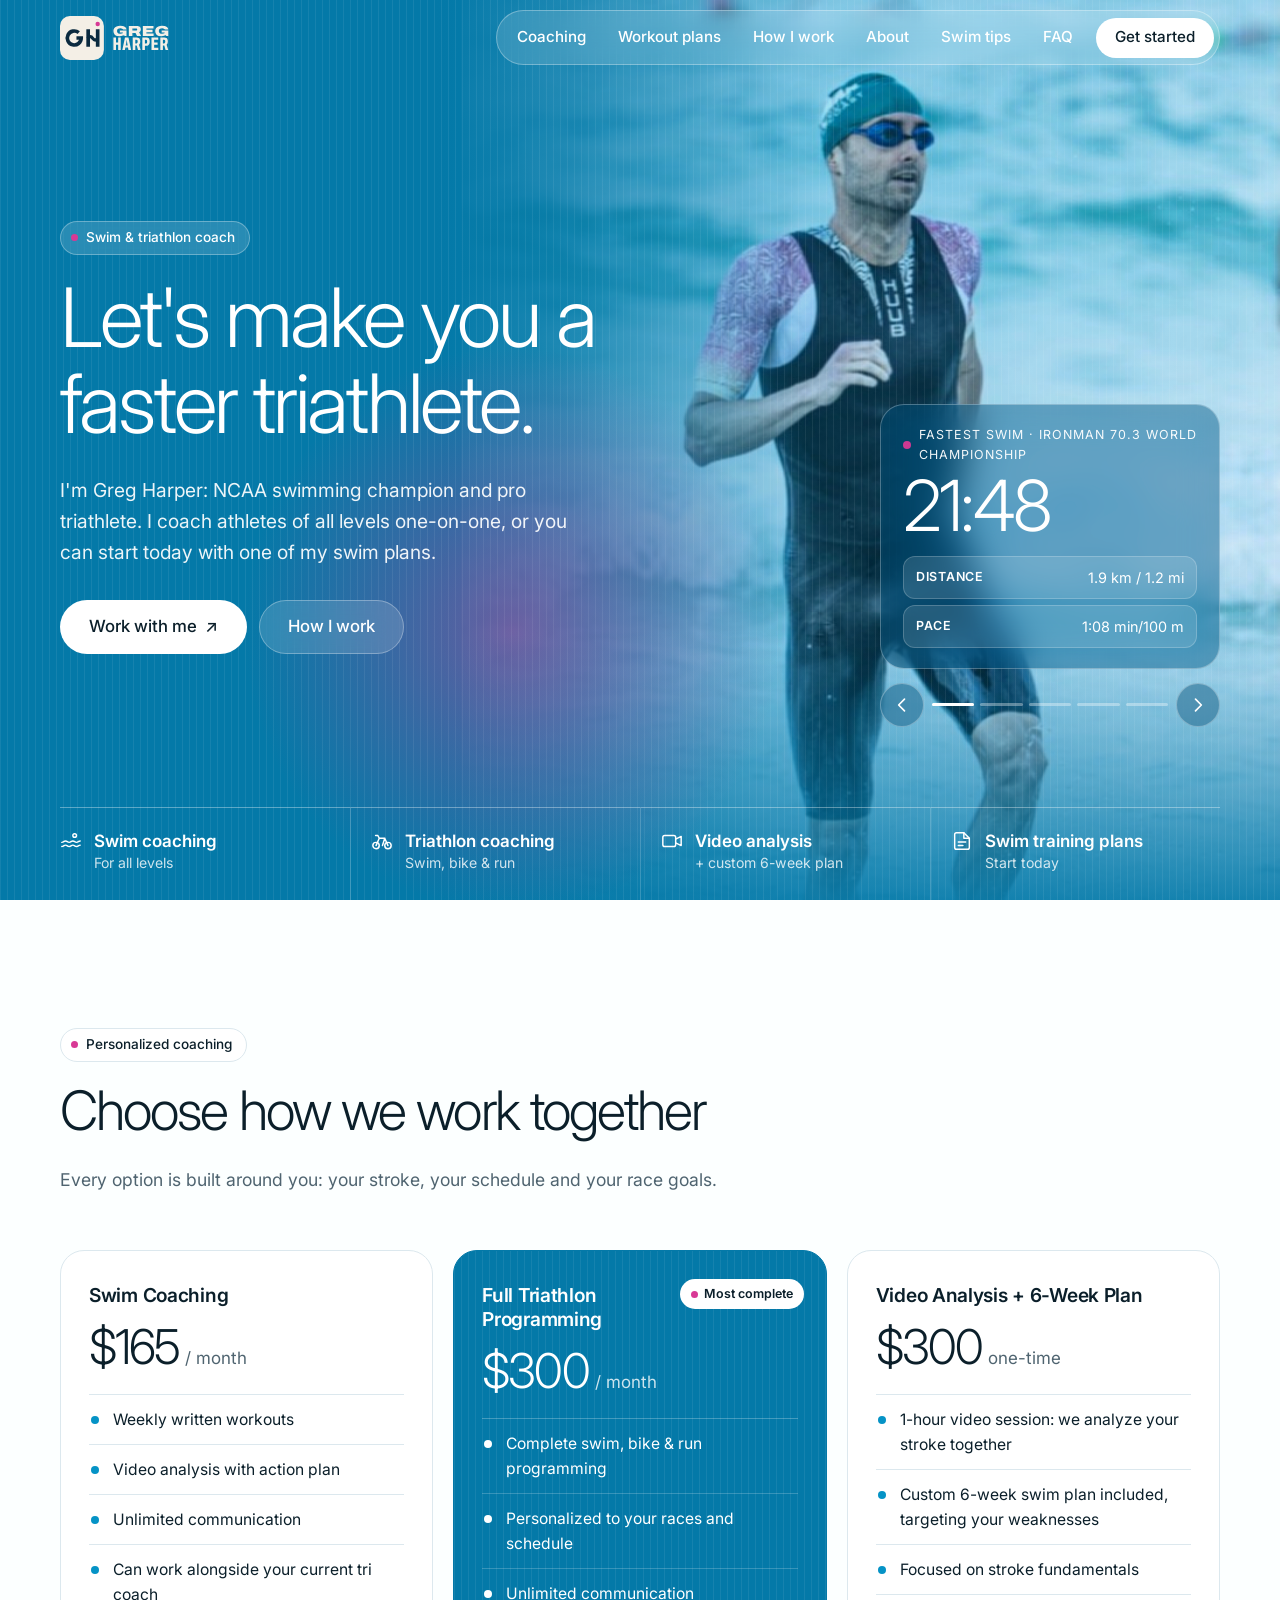
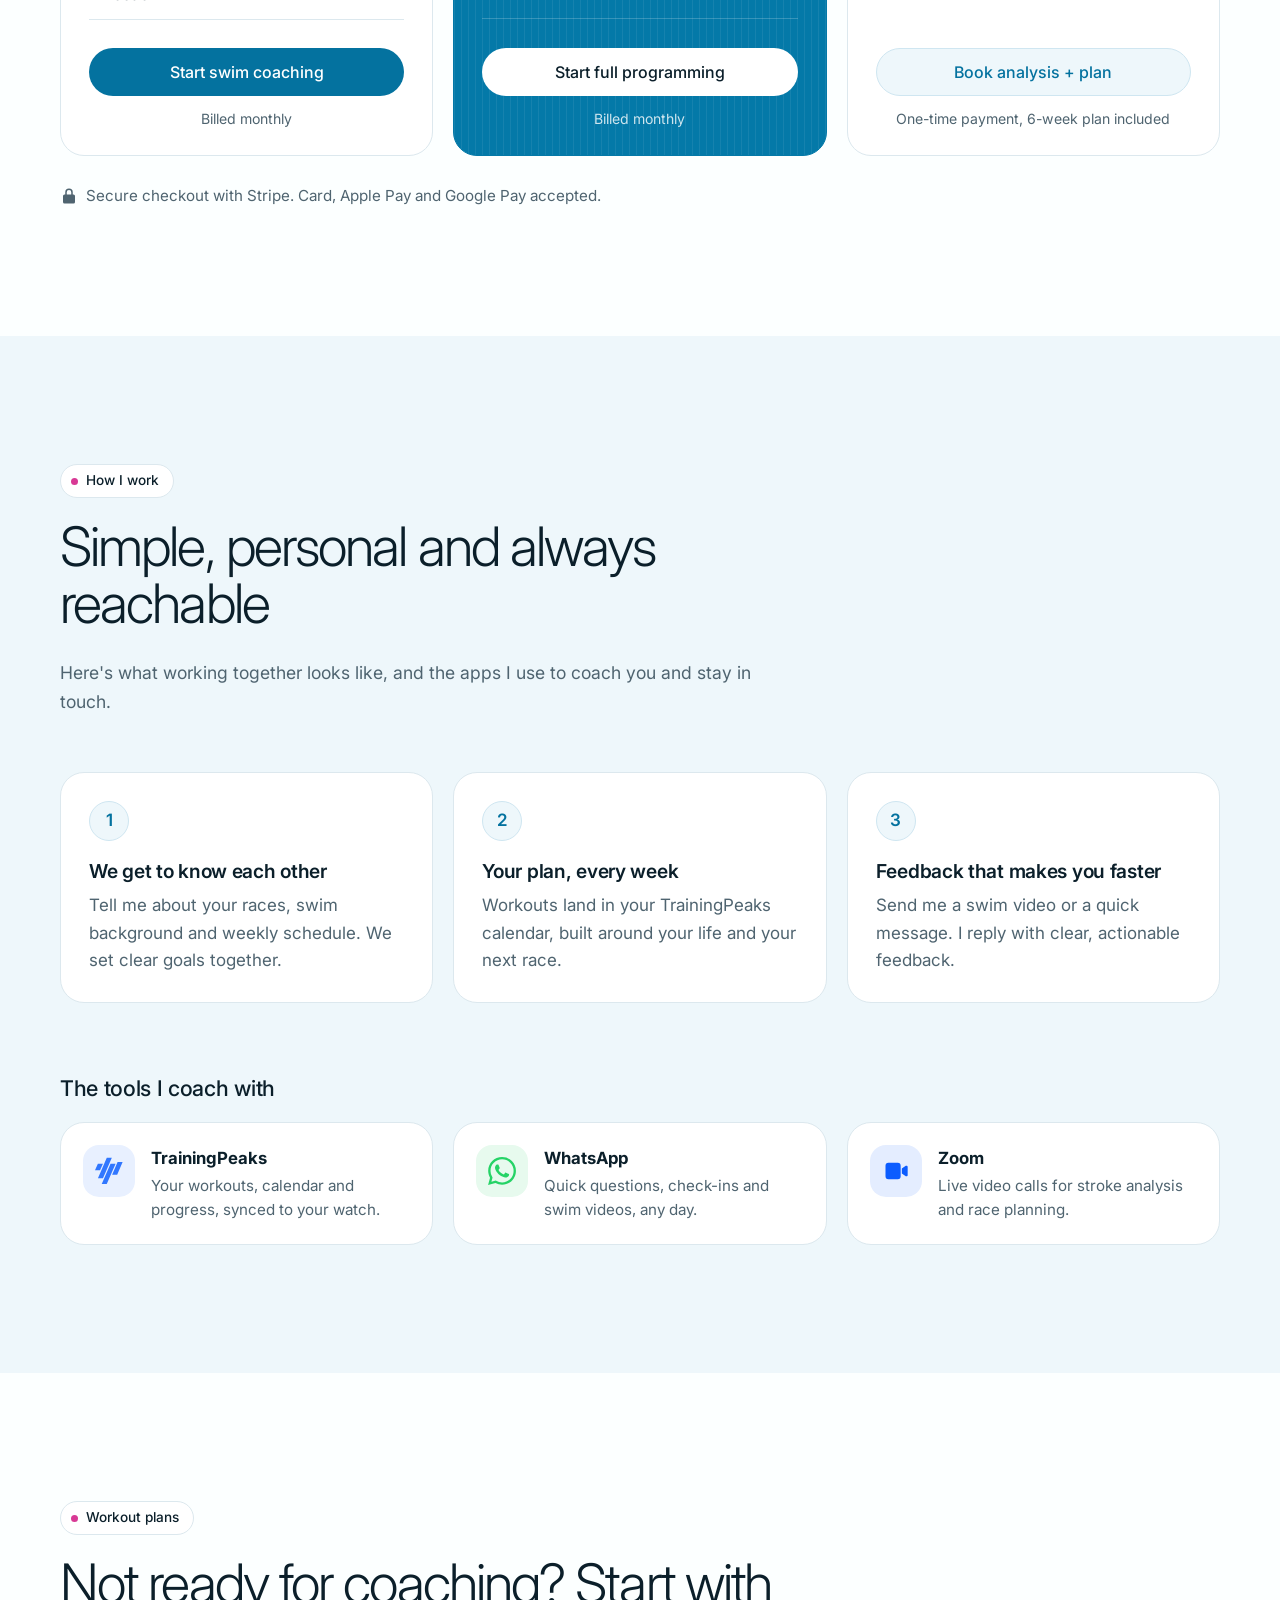
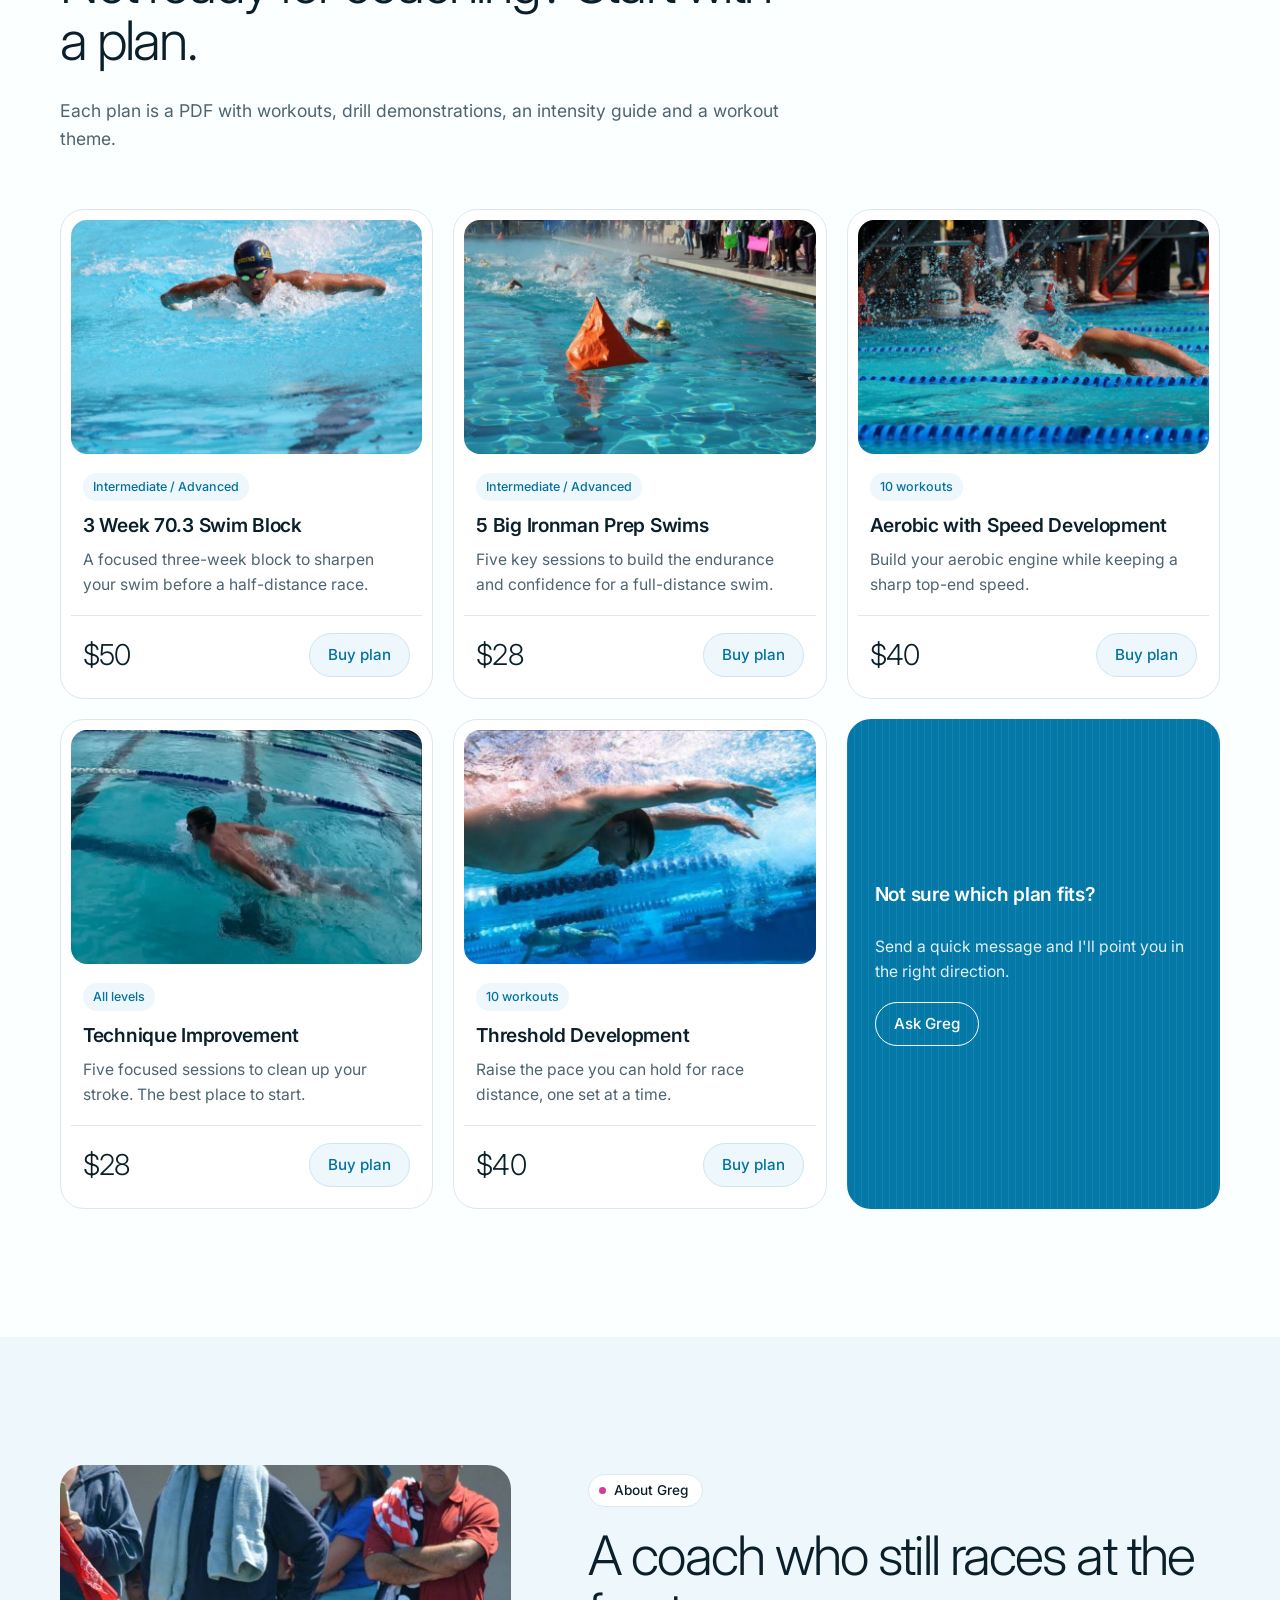
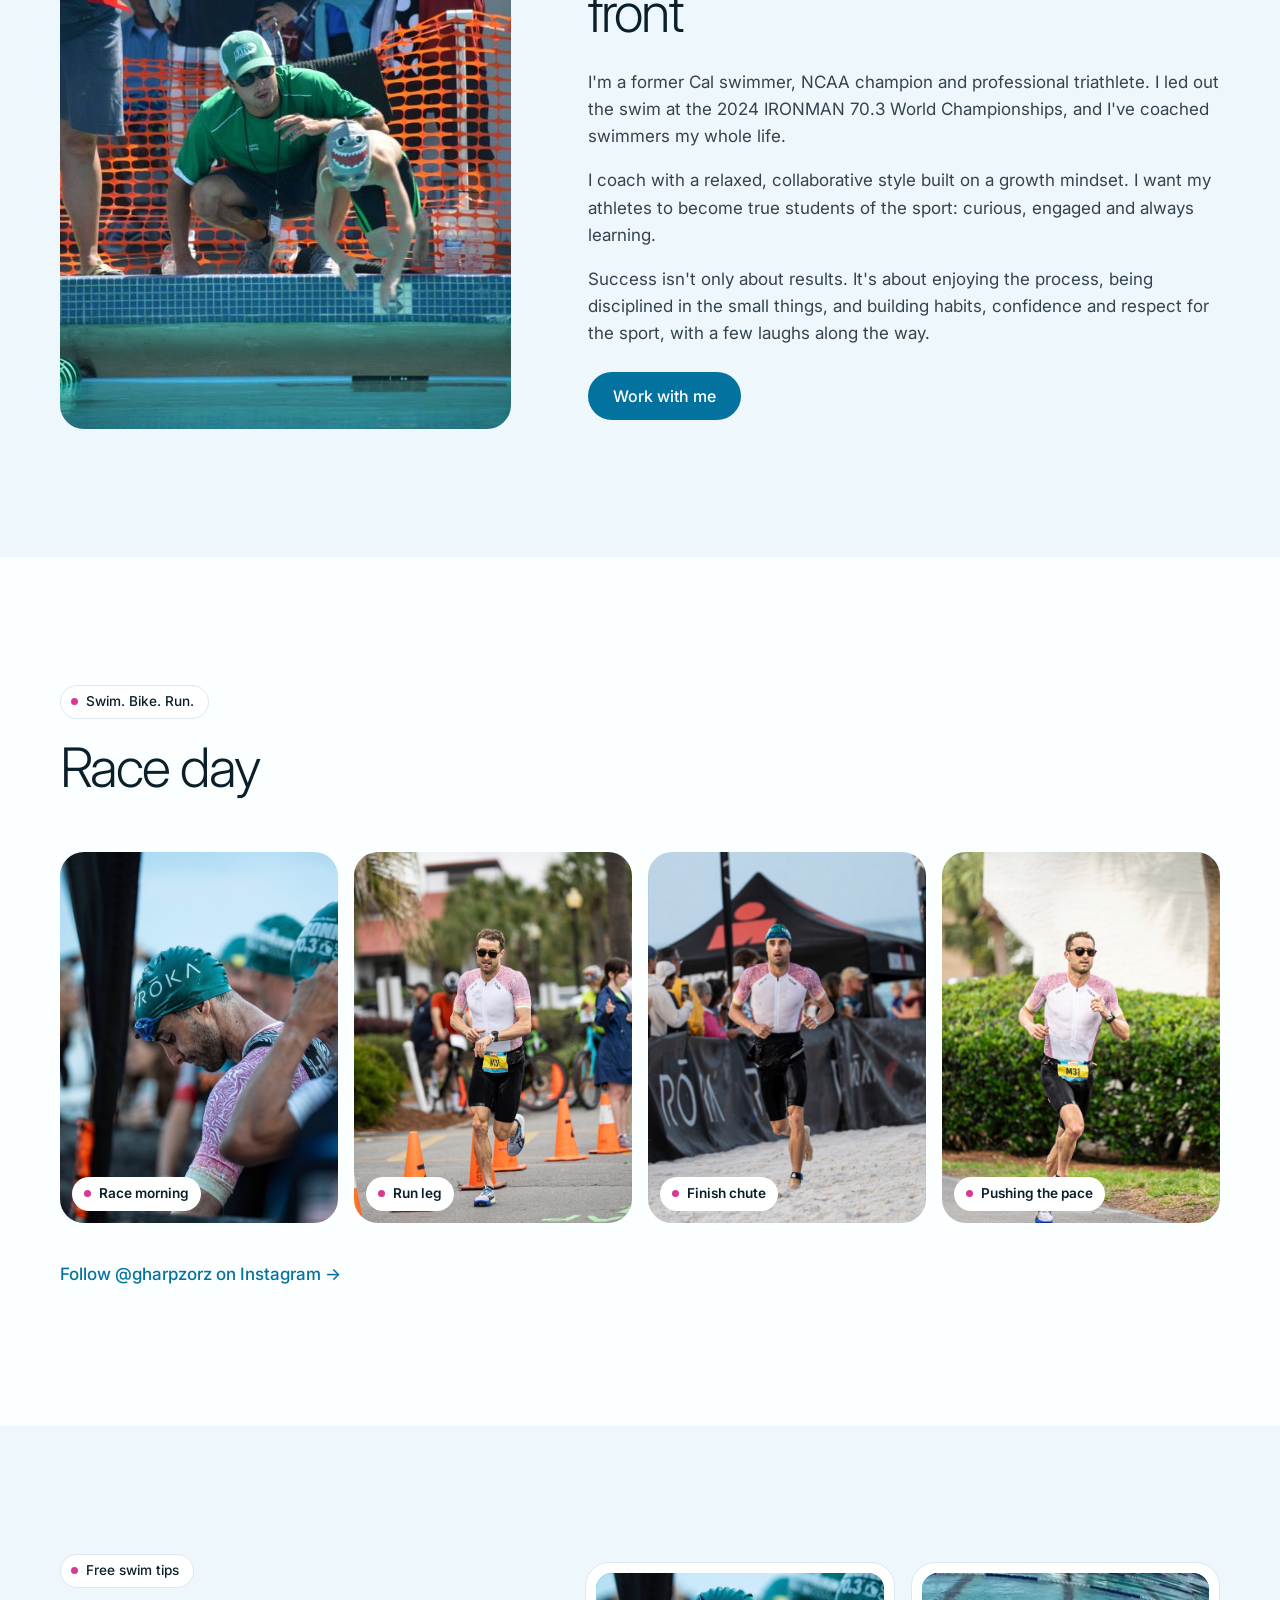
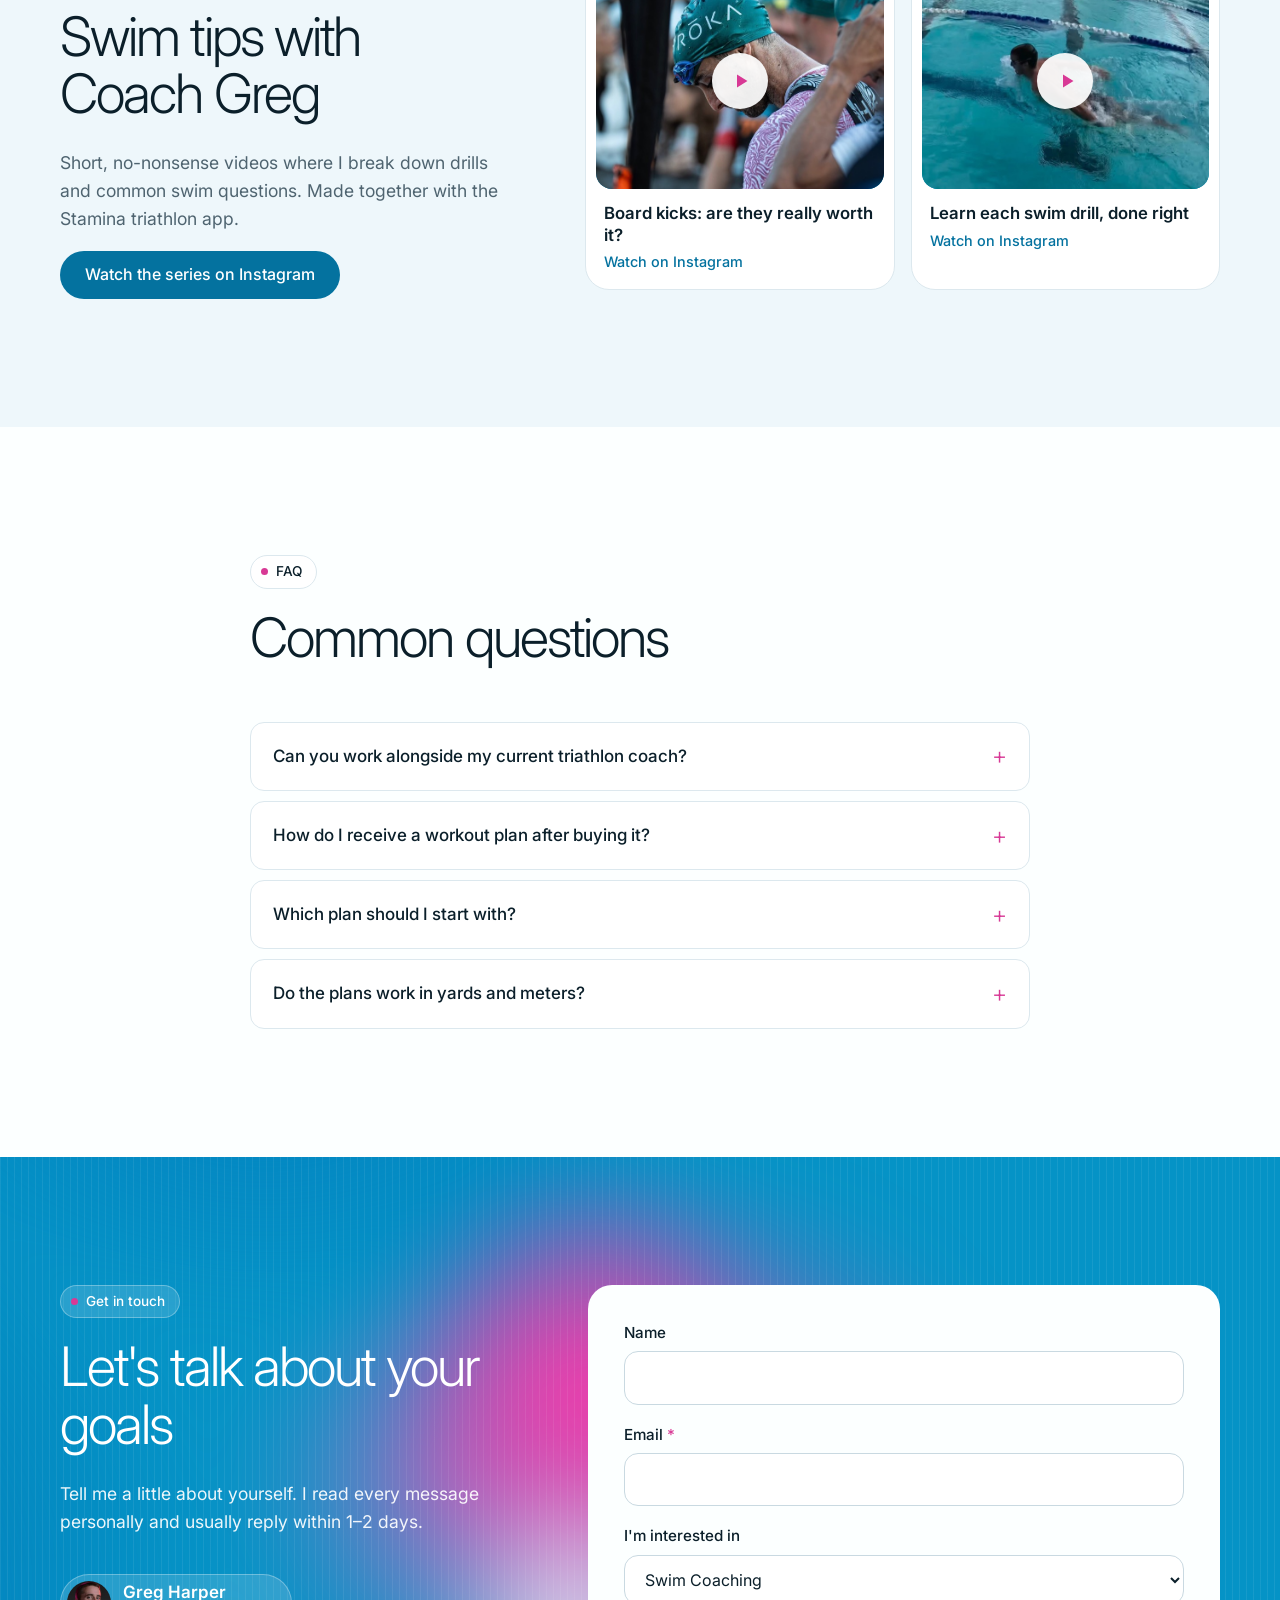
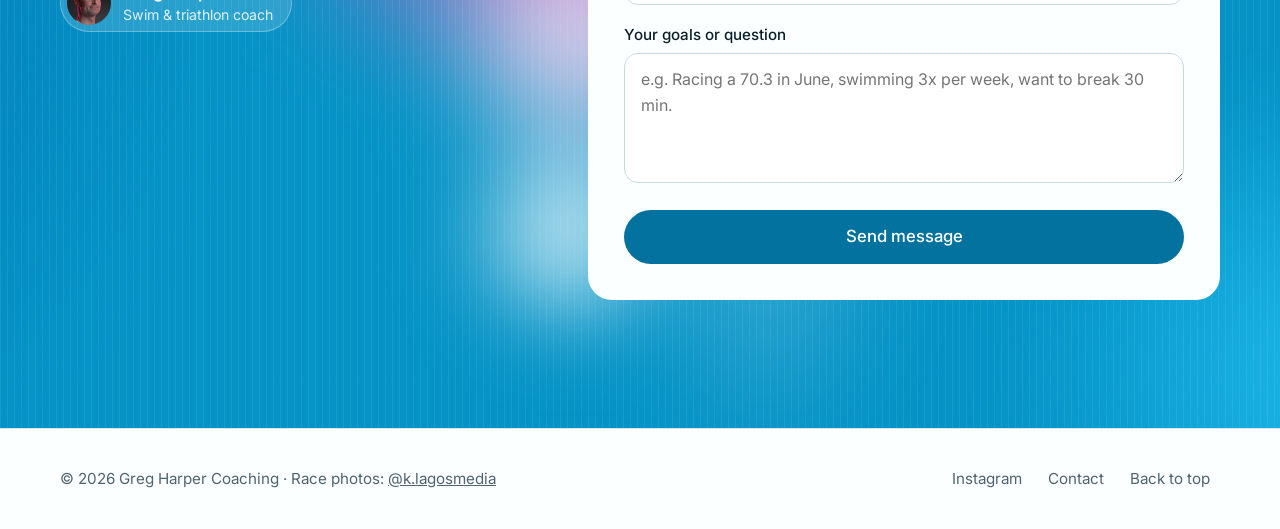
<file: index.html>
<!doctype html>
<html lang="en">
<head>
  <meta charset="utf-8">
  <meta name="viewport" content="width=device-width, initial-scale=1, viewport-fit=cover">
  <title>Greg Harper Coaching | Online Swim &amp; Triathlon Coach</title>
  <meta name="description" content="Online swim and triathlon coaching from pro triathlete and NCAA swimming champion Greg Harper. Personalized coaching, video stroke analysis and swim workout plans for 70.3 and Ironman.">
  <link rel="canonical" href="https://www.gregharpercoaching.com/">
  <meta name="robots" content="index, follow, max-image-preview:large">
  <meta name="theme-color" content="#0593C6">

  <!-- Open Graph / social sharing -->
  <meta property="og:type" content="website">
  <meta property="og:site_name" content="Greg Harper Coaching">
  <meta property="og:title" content="Greg Harper Coaching | Online Swim &amp; Triathlon Coach">
  <meta property="og:description" content="Personalized swim &amp; triathlon coaching and swim plans from Greg Harper: NCAA champion, pro triathlete and fastest swimmer at the IRONMAN 70.3 World Championship.">
  <meta property="og:url" content="https://www.gregharpercoaching.com/">
  <meta property="og:image" content="https://www.gregharpercoaching.com/assets/og-image.jpg">
  <meta property="og:image:width" content="1200">
  <meta property="og:image:height" content="630">
  <meta name="twitter:card" content="summary_large_image">

  <link rel="icon" href="assets/favicon.svg" type="image/svg+xml">
  <link rel="preload" as="image" href="assets/img/slide-1.jpg" imagesrcset="assets/img/slide-1-sm.jpg 1000w, assets/img/slide-1.jpg 1126w" imagesizes="(max-width: 960px) 100vw, 64vw">
  <link rel="preconnect" href="https://fonts.googleapis.com">
  <link rel="preconnect" href="https://fonts.gstatic.com" crossorigin>
  <link href="https://fonts.googleapis.com/css2?family=Inter:wght@300;400;500;600;700&display=swap" rel="stylesheet">
  <link rel="stylesheet" href="styles.css?v=7">

  <!-- Structured data: helps Google show rich results -->
  <script type="application/ld+json">
  {
    "@context": "https://schema.org",
    "@graph": [
      {
        "@type": "Person",
        "@id": "https://www.gregharpercoaching.com/#greg",
        "name": "Greg Harper",
        "jobTitle": "Swim & Triathlon Coach",
        "description": "Professional triathlete, NCAA swimming champion and online swim coach.",
        "url": "https://www.gregharpercoaching.com/",
        "image": "https://www.gregharpercoaching.com/assets/img/greg-coaching.jpg",
        "sameAs": ["https://www.instagram.com/gharpzorz/"]
      },
      {
        "@type": "ProfessionalService",
        "@id": "https://www.gregharpercoaching.com/#business",
        "name": "Greg Harper Coaching",
        "url": "https://www.gregharpercoaching.com/",
        "founder": {"@id": "https://www.gregharpercoaching.com/#greg"},
        "areaServed": "Worldwide",
        "serviceType": ["Swim coaching", "Triathlon coaching", "Swim video analysis"],
        "hasOfferCatalog": {
          "@type": "OfferCatalog",
          "name": "Coaching & workout plans",
          "itemListElement": [
            {"@type": "Offer", "name": "Swim Coaching", "price": "165", "priceCurrency": "USD", "description": "Monthly. Weekly written workouts, video analysis and unlimited communication."},
            {"@type": "Offer", "name": "Full Triathlon Programming", "price": "300", "priceCurrency": "USD", "description": "Monthly. Complete swim, bike and run programming."},
            {"@type": "Offer", "name": "Video Analysis + 6-Week Plan", "price": "300", "priceCurrency": "USD", "description": "One-time. One-hour video stroke analysis session plus a custom 6-week swim plan."},
            {"@type": "Offer", "name": "3 Week 70.3 Swim Block", "price": "50", "priceCurrency": "USD"},
            {"@type": "Offer", "name": "5 Big Ironman Prep Swims", "price": "28", "priceCurrency": "USD"},
            {"@type": "Offer", "name": "Aerobic with Speed Development - 10 Workouts", "price": "40", "priceCurrency": "USD"},
            {"@type": "Offer", "name": "Technique Improvement - 5 Sessions", "price": "28", "priceCurrency": "USD"},
            {"@type": "Offer", "name": "Threshold Development - 10 Workouts", "price": "40", "priceCurrency": "USD"}
          ]
        }
      },
      {
        "@type": "FAQPage",
        "mainEntity": [
          {"@type": "Question", "name": "Can you work alongside my current triathlon coach?", "acceptedAnswer": {"@type": "Answer", "text": "Yes. Swim Coaching is designed to work collaboratively with your existing triathlon coach, so your swim fits into your overall training load."}},
          {"@type": "Question", "name": "How do I receive a workout plan after buying it?", "acceptedAnswer": {"@type": "Answer", "text": "After secure checkout with Stripe you receive your plan as a PDF by email, including workouts, drill demonstrations, an intensity guide and the workout theme."}},
          {"@type": "Question", "name": "Which plan should I start with?", "acceptedAnswer": {"@type": "Answer", "text": "If you are newer to structured swimming, start with Technique Improvement. Racing a 70.3 soon? Pick the 3 Week 70.3 Swim Block. Unsure? Send a message and Greg will point you in the right direction."}}
        ]
      }
    ]
  }
  </script>
</head>
<body id="top">
  <a class="skip-link" href="#main">Skip to content</a>

  <header class="site-header">
    <div class="container header-inner">
      <a href="#top" class="logo" aria-label="Greg Harper Coaching, back to top">
        <img class="logo-light" src="assets/logo/gh-logo-horizontal-white.svg" width="112" height="45" alt="Greg Harper Coaching">
        <img class="logo-dark" src="assets/logo/gh-logo-horizontal.svg" width="112" height="45" alt="" aria-hidden="true">
      </a>
      <button class="nav-toggle" aria-expanded="false" aria-controls="site-nav">
        <span class="sr-only">Menu</span>
        <span class="bar" aria-hidden="true"></span>
      </button>
      <nav id="site-nav" class="site-nav" aria-label="Main">
        <ul>
          <li><a href="#coaching">Coaching</a></li>
          <li><a href="#plans">Workout plans</a></li>
          <li><a href="#how">How I work</a></li>
          <li><a href="#about">About</a></li>
          <li><a href="#tips">Swim tips</a></li>
          <li><a href="#faq">FAQ</a></li>
          <li><a href="#contact" class="btn btn-primary btn-sm">Get started</a></li>
        </ul>
      </nav>
    </div>
  </header>

  <main id="main">
    <!-- HERO (version B: Greg in the background, photo slider) -->
    <section class="hero hero-b" aria-labelledby="hero-title">
      <div class="slider" aria-roledescription="carousel" aria-label="Photos of Greg racing">
        <div class="slides" aria-live="off">
          <figure class="slide is-active" role="group" aria-roledescription="slide" aria-label="1 of 5">
            <img src="assets/img/slide-1.jpg" srcset="assets/img/slide-1-sm.jpg 1000w, assets/img/slide-1.jpg 1126w" sizes="(max-width: 960px) 100vw, 64vw" width="1126" height="1500" alt="Greg Harper running out of the ocean after the swim at IRONMAN 70.3 Gulf Coast" style="object-position:center 18%" fetchpriority="high" decoding="async">
          </figure>
          <figure class="slide" role="group" aria-roledescription="slide" aria-label="2 of 5" aria-hidden="true">
            <img data-src="assets/img/slide-2.jpg" data-srcset="assets/img/slide-2-sm.jpg 1000w, assets/img/slide-2.jpg 1126w" sizes="(max-width: 960px) 100vw, 64vw" width="1126" height="1500" alt="Close-up of Greg Harper in his swim cap and goggles before the race start" style="object-position:center 30%" decoding="async">
          </figure>
          <figure class="slide" role="group" aria-roledescription="slide" aria-label="3 of 5" aria-hidden="true">
            <img data-src="assets/img/slide-3.jpg" data-srcset="assets/img/slide-3-sm.jpg 1000w, assets/img/slide-3.jpg 1126w" sizes="(max-width: 960px) 100vw, 64vw" width="1126" height="1500" alt="Greg Harper on the run course" style="object-position:center 20%" decoding="async">
          </figure>
          <figure class="slide" role="group" aria-roledescription="slide" aria-label="4 of 5" aria-hidden="true">
            <img data-src="assets/img/slide-4.jpg" data-srcset="assets/img/slide-4-sm.jpg 1000w, assets/img/slide-4.jpg 1126w" sizes="(max-width: 960px) 100vw, 64vw" width="1126" height="1500" alt="Greg Harper running down the finish chute" style="object-position:center 20%" decoding="async">
          </figure>
          <figure class="slide" role="group" aria-roledescription="slide" aria-label="5 of 5" aria-hidden="true">
            <img data-src="assets/img/slide-5.jpg" data-srcset="assets/img/slide-5-sm.jpg 1000w, assets/img/slide-5.jpg 1126w" sizes="(max-width: 960px) 100vw, 64vw" width="1126" height="1500" alt="Greg Harper running past spectators" style="object-position:center 20%" decoding="async">
          </figure>
        </div>
      </div>
      <div class="hero-shade" aria-hidden="true"></div>
      <div class="slide-dots"><button class="dot-btn is-active" type="button" aria-label="Show photo 1"><span></span></button><button class="dot-btn" type="button" aria-label="Show photo 2"><span></span></button><button class="dot-btn" type="button" aria-label="Show photo 3"><span></span></button><button class="dot-btn" type="button" aria-label="Show photo 4"><span></span></button><button class="dot-btn" type="button" aria-label="Show photo 5"><span></span></button></div>

      <div class="container hero-b-grid">
        <div class="hero-text">
          <p class="eyebrow eyebrow-glass">Swim &amp; triathlon coach</p>
          <h1 id="hero-title">Let's make you a faster triathlete.</h1>
          <p class="lead">I'm Greg Harper: NCAA swimming champion and pro triathlete. I coach athletes of all levels one-on-one, or you can start today with one of my swim plans.</p>
          <div class="hero-cta">
            <a href="#contact" class="btn btn-white btn-lg">Work with me <span aria-hidden="true">&#8599;</span></a>
            <a href="#how" class="btn btn-glass btn-lg">How I work</a>
          </div>
        </div>

        <div class="hero-side">
          <div class="stat-card glass">
            <p class="stat-label"><span class="dot" aria-hidden="true"></span>Fastest swim · IRONMAN 70.3 World Championship</p>
            <p class="stat-big">21:48</p>
            <dl class="stat-rows">
              <div><dt>Distance</dt><dd>1.9 km / 1.2 mi</dd></div>
              <div><dt>Pace</dt><dd>1:08 min/100 m</dd></div>
            </dl>
          </div>
          <div class="slider-ui">
            <button class="slide-arrow" type="button" data-dir="-1" aria-label="Previous photo"><svg viewBox="0 0 24 24" aria-hidden="true"><path d="M15 5l-7 7 7 7"/></svg></button>
            <div class="bars"><button class="bar-btn is-active" type="button" aria-label="Show photo 1"><span></span></button><button class="bar-btn" type="button" aria-label="Show photo 2"><span></span></button><button class="bar-btn" type="button" aria-label="Show photo 3"><span></span></button><button class="bar-btn" type="button" aria-label="Show photo 4"><span></span></button><button class="bar-btn" type="button" aria-label="Show photo 5"><span></span></button></div>
            <button class="slide-arrow" type="button" data-dir="1" aria-label="Next photo"><svg viewBox="0 0 24 24" aria-hidden="true"><path d="M9 5l7 7-7 7"/></svg></button>
          </div>
        </div>
      </div>

      <!-- What Greg offers (no prices here) -->
      <nav class="container offers" aria-label="What I offer">
        <a href="#coaching" class="offer">
          <span class="offer-icon" aria-hidden="true"><svg viewBox="0 0 24 24"><path d="M2 18c2 0 2-1.5 4-1.5S8 18 10 18s2-1.5 4-1.5 2 1.5 4 1.5 2-1.5 4-1.5M2 13.5c2 0 2-1.5 4-1.5s2 1.5 4 1.5 2-1.5 4-1.5 2 1.5 4 1.5 2-1.5 4-1.5"/><circle cx="16" cy="6" r="2"/></svg></span>
          <span class="offer-text">Swim coaching<small>For all levels</small></span>
        </a>
        <a href="#coaching" class="offer">
          <span class="offer-icon" aria-hidden="true"><svg viewBox="0 0 24 24"><circle cx="5.5" cy="17" r="3.5"/><circle cx="18.5" cy="17" r="3.5"/><path d="M5.5 17 9 9h6l3.5 8M9 9 7.5 6H5m7.5 11L15 9"/></svg></span>
          <span class="offer-text">Triathlon coaching<small>Swim, bike &amp; run</small></span>
        </a>
        <a href="#coaching" class="offer">
          <span class="offer-icon" aria-hidden="true"><svg viewBox="0 0 24 24"><rect x="2" y="6" width="14" height="12" rx="2"/><path d="m16 10 6-3v10l-6-3"/></svg></span>
          <span class="offer-text">Video analysis<small>+ custom 6-week plan</small></span>
        </a>
        <a href="#plans" class="offer">
          <span class="offer-icon" aria-hidden="true"><svg viewBox="0 0 24 24"><path d="M14 3H6a2 2 0 0 0-2 2v14a2 2 0 0 0 2 2h12a2 2 0 0 0 2-2V9z"/><path d="M14 3v6h6M8 13h8M8 17h5"/></svg></span>
          <span class="offer-text">Swim training plans<small>Start today</small></span>
        </a>
      </nav>
    </section>

    <!-- COACHING -->
    <section id="coaching" class="section" aria-labelledby="coaching-title">
      <div class="container">
        <header class="section-head">
          <p class="eyebrow">Personalized coaching</p>
          <h2 id="coaching-title">Choose how we work together</h2>
          <p>Every option is built around you: your stroke, your schedule and your race goals.</p>
        </header>

        <div class="cards cards-3">
          <article class="card">
            <h3>Swim Coaching</h3>
            <p class="price"><span class="amount">$165</span><span class="per">/ month</span></p>
            <ul class="checks">
              <li>Weekly written workouts</li>
              <li>Video analysis with action plan</li>
              <li>Unlimited communication</li>
              <li>Can work alongside your current tri coach</li>
            </ul>
            <a class="btn btn-primary btn-block" data-stripe="swimCoaching" href="#contact">Start swim coaching</a>
            <p class="fine">Billed monthly</p>
          </article>

          <article class="card card-featured">
            <span class="badge">Most complete</span>
            <h3>Full Triathlon Programming</h3>
            <p class="price"><span class="amount">$300</span><span class="per">/ month</span></p>
            <ul class="checks">
              <li>Complete swim, bike &amp; run programming</li>
              <li>Personalized to your races and schedule</li>
              <li>Unlimited communication</li>
            </ul>
            <a class="btn btn-primary btn-block" data-stripe="fullTriathlon" href="#contact">Start full programming</a>
            <p class="fine">Billed monthly</p>
          </article>

          <article class="card">
            <h3>Video Analysis + 6-Week Plan</h3>
            <p class="price"><span class="amount">$300</span><span class="per">one-time</span></p>
            <ul class="checks">
              <li>1-hour video session: we analyze your stroke together</li>
              <li>Custom 6-week swim plan included, targeting your weaknesses</li>
              <li>Focused on stroke fundamentals</li>
            </ul>
            <a class="btn btn-secondary btn-block" data-stripe="videoAnalysis" href="#contact">Book analysis + plan</a>
            <p class="fine">One-time payment, 6-week plan included</p>
          </article>
        </div>

        <p class="secure-note">
          <svg viewBox="0 0 24 24" width="18" height="18" aria-hidden="true"><path fill="currentColor" d="M12 2a5 5 0 0 0-5 5v3H6a2 2 0 0 0-2 2v8a2 2 0 0 0 2 2h12a2 2 0 0 0 2-2v-8a2 2 0 0 0-2-2h-1V7a5 5 0 0 0-5-5zm-3 8V7a3 3 0 1 1 6 0v3H9z"/></svg>
          Secure checkout with Stripe. Card, Apple Pay and Google Pay accepted.
        </p>
      </div>
    </section>

    <!-- HOW I WORK -->
    <section id="how" class="section section-tint" aria-labelledby="how-title">
      <div class="container">
        <header class="section-head">
          <p class="eyebrow">How I work</p>
          <h2 id="how-title">Simple, personal and always reachable</h2>
          <p>Here's what working together looks like, and the apps I use to coach you and stay in touch.</p>
        </header>
        <ol class="steps">
          <li>
            <span class="step-num" aria-hidden="true">1</span>
            <h3>We get to know each other</h3>
            <p>Tell me about your races, swim background and weekly schedule. We set clear goals together.</p>
          </li>
          <li>
            <span class="step-num" aria-hidden="true">2</span>
            <h3>Your plan, every week</h3>
            <p>Workouts land in your TrainingPeaks calendar, built around your life and your next race.</p>
          </li>
          <li>
            <span class="step-num" aria-hidden="true">3</span>
            <h3>Feedback that makes you faster</h3>
            <p>Send me a swim video or a quick message. I reply with clear, actionable feedback.</p>
          </li>
        </ol>

        <h3 class="tools-title">The tools I coach with</h3>
        <ul class="tools">
          <li class="tool">
            <span class="tool-logo" style="--brand:#3177FF" aria-hidden="true"><svg viewBox="0 0 53 50"><path fill="currentColor" d="M22.2338 49.725H12.682L29.4257 11.1625H38.9775L22.2338 49.725ZM15.0917 38.5625H5.53983L22.2959 0H31.8478L15.1041 38.5625H15.0917ZM41.971 31.875H32.4192L42.7411 8.1125H52.293L41.971 31.875ZM15.0047 11.1625L9.55185 23.725H0L5.45288 11.1625H15.0047Z"/></svg></span>
            <div><strong>TrainingPeaks</strong><p>Your workouts, calendar and progress, synced to your watch.</p></div>
          </li>
          <li class="tool">
            <span class="tool-logo" style="--brand:#25D366" aria-hidden="true"><svg viewBox="0 0 24 24"><path fill="currentColor" d="M17.472 14.382c-.297-.149-1.758-.867-2.03-.967-.273-.099-.471-.148-.67.15-.197.297-.767.966-.94 1.164-.173.199-.347.223-.644.075-.297-.15-1.255-.463-2.39-1.475-.883-.788-1.48-1.761-1.653-2.059-.173-.297-.018-.458.13-.606.134-.133.298-.347.446-.52.149-.174.198-.298.298-.497.099-.198.05-.371-.025-.52-.075-.149-.669-1.612-.916-2.207-.242-.579-.487-.5-.669-.51-.173-.008-.371-.01-.57-.01-.198 0-.52.074-.792.372-.272.297-1.04 1.016-1.04 2.479 0 1.462 1.065 2.875 1.213 3.074.149.198 2.096 3.2 5.077 4.487.709.306 1.262.489 1.694.625.712.227 1.36.195 1.871.118.571-.085 1.758-.719 2.006-1.413.248-.694.248-1.289.173-1.413-.074-.124-.272-.198-.57-.347m-5.421 7.403h-.004a9.87 9.87 0 01-5.031-1.378l-.361-.214-3.741.982.998-3.648-.235-.374a9.86 9.86 0 01-1.51-5.26c.001-5.45 4.436-9.884 9.888-9.884 2.64 0 5.122 1.03 6.988 2.898a9.825 9.825 0 012.893 6.994c-.003 5.45-4.437 9.884-9.885 9.884m8.413-18.297A11.815 11.815 0 0012.05 0C5.495 0 .16 5.335.157 11.892c0 2.096.547 4.142 1.588 5.945L.057 24l6.305-1.654a11.882 11.882 0 005.683 1.448h.005c6.554 0 11.89-5.335 11.893-11.893a11.821 11.821 0 00-3.48-8.413Z"/></svg></span>
            <div><strong>WhatsApp</strong><p>Quick questions, check-ins and swim videos, any day.</p></div>
          </li>
          <li class="tool">
            <span class="tool-logo" style="--brand:#0B5CFF" aria-hidden="true"><svg viewBox="0 0 24 24"><path fill="currentColor" d="M3 7.5A2.5 2.5 0 0 1 5.5 5h8A2.5 2.5 0 0 1 16 7.5v9a2.5 2.5 0 0 1-2.5 2.5h-8A2.5 2.5 0 0 1 3 16.5zm14 2.4 3.4-2.3c.7-.5 1.6 0 1.6.8v7.2c0 .8-.9 1.3-1.6.8L17 14.1z"/></svg></span>
            <div><strong>Zoom</strong><p>Live video calls for stroke analysis and race planning.</p></div>
          </li>
        </ul>
      </div>
    </section>

    <!-- WORKOUT PLANS -->
    <section id="plans" class="section" aria-labelledby="plans-title">
      <div class="container">
        <header class="section-head">
          <p class="eyebrow">Workout plans</p>
          <h2 id="plans-title">Not ready for coaching? Start with a plan.</h2>
          <p>Each plan is a PDF with workouts, drill demonstrations, an intensity guide and a workout theme.</p>
        </header>

        <div class="plans">
          <article class="plan">
            <img class="plan-img" src="assets/img/plan-703.jpg" width="720" height="480" alt="Swimmer doing butterfly in a pool" loading="lazy" decoding="async">
            <div class="plan-top">
              <span class="tag">Intermediate / Advanced</span>
              <h3>3 Week 70.3 Swim Block</h3>
              <p>A focused three-week block to sharpen your swim before a half-distance race.</p>
            </div>
            <div class="plan-bottom">
              <span class="plan-price">$50</span>
              <a class="btn btn-secondary btn-sm" data-stripe="block703" href="#contact">Buy plan<span class="sr-only">: 3 Week 70.3 Swim Block</span></a>
            </div>
          </article>

          <article class="plan">
            <img class="plan-img" src="assets/img/plan-ironman.jpg" width="720" height="480" alt="Triathletes swimming past a race buoy" loading="lazy" decoding="async">
            <div class="plan-top">
              <span class="tag">Intermediate / Advanced</span>
              <h3>5 Big Ironman Prep Swims</h3>
              <p>Five key sessions to build the endurance and confidence for a full-distance swim.</p>
            </div>
            <div class="plan-bottom">
              <span class="plan-price">$28</span>
              <a class="btn btn-secondary btn-sm" data-stripe="ironmanPrep" href="#contact">Buy plan<span class="sr-only">: 5 Big Ironman Prep Swims</span></a>
            </div>
          </article>

          <article class="plan">
            <img class="plan-img" src="assets/img/plan-aerobic.jpg" width="720" height="480" alt="Freestyle swimmer racing in a pool lane" loading="lazy" decoding="async">
            <div class="plan-top">
              <span class="tag">10 workouts</span>
              <h3>Aerobic with Speed Development</h3>
              <p>Build your aerobic engine while keeping a sharp top-end speed.</p>
            </div>
            <div class="plan-bottom">
              <span class="plan-price">$40</span>
              <a class="btn btn-secondary btn-sm" data-stripe="aerobicSpeed" href="#contact">Buy plan<span class="sr-only">: Aerobic with Speed Development</span></a>
            </div>
          </article>

          <article class="plan">
            <img class="plan-img" src="assets/img/plan-technique.jpg" width="720" height="480" alt="Swimmer working on stroke technique" loading="lazy" decoding="async">
            <div class="plan-top">
              <span class="tag">All levels</span>
              <h3>Technique Improvement</h3>
              <p>Five focused sessions to clean up your stroke. The best place to start.</p>
            </div>
            <div class="plan-bottom">
              <span class="plan-price">$28</span>
              <a class="btn btn-secondary btn-sm" data-stripe="technique" href="#contact">Buy plan<span class="sr-only">: Technique Improvement</span></a>
            </div>
          </article>

          <article class="plan">
            <img class="plan-img" src="assets/img/plan-threshold.jpg" width="720" height="480" alt="Underwater view of a freestyle stroke" loading="lazy" decoding="async">
            <div class="plan-top">
              <span class="tag">10 workouts</span>
              <h3>Threshold Development</h3>
              <p>Raise the pace you can hold for race distance, one set at a time.</p>
            </div>
            <div class="plan-bottom">
              <span class="plan-price">$40</span>
              <a class="btn btn-secondary btn-sm" data-stripe="threshold" href="#contact">Buy plan<span class="sr-only">: Threshold Development</span></a>
            </div>
          </article>

          <aside class="plan plan-help">
            <h3>Not sure which plan fits?</h3>
            <p>Send a quick message and I'll point you in the right direction.</p>
            <a class="btn btn-outline btn-sm" href="#contact">Ask Greg</a>
          </aside>
        </div>
      </div>
    </section>

    <!-- ABOUT -->
    <section id="about" class="section section-tint" aria-labelledby="about-title">
      <div class="container about">
        <div class="about-photo">
          <img src="assets/img/greg-coaching.jpg" width="636" height="960" alt="Greg Harper coaching a young swimmer at the start of a race" loading="lazy" decoding="async">
        </div>
        <div class="about-text">
          <p class="eyebrow">About Greg</p>
          <h2 id="about-title">A coach who still races at the front</h2>
          <p>I'm a former Cal swimmer, NCAA champion and professional triathlete. I led out the swim at the 2024 IRONMAN 70.3 World Championships, and I've coached swimmers my whole life.</p>
          <p>I coach with a relaxed, collaborative style built on a growth mindset. I want my athletes to become true students of the sport: curious, engaged and always learning.</p>
          <p>Success isn't only about results. It's about enjoying the process, being disciplined in the small things, and building habits, confidence and respect for the sport, with a few laughs along the way.</p>
          <a href="#contact" class="btn btn-primary">Work with me</a>
        </div>
      </div>
    </section>

    <!-- GALLERY -->
    <section class="section gallery-section" aria-labelledby="gallery-title">
      <div class="container">
        <header class="section-head">
          <p class="eyebrow">Swim. Bike. Run.</p>
          <h2 id="gallery-title">Race day</h2>
        </header>
        <div class="gallery">
          <figure>
            <img src="assets/img/race-swim-start.jpg" width="675" height="900" alt="Greg Harper in his swim cap and goggles at the start of a race" loading="lazy" decoding="async">
            <figcaption>Race morning</figcaption>
          </figure>
          <figure>
            <img src="assets/img/race-run.jpg" width="675" height="900" alt="Greg Harper running during the run leg of a 70.3" loading="lazy" decoding="async">
            <figcaption>Run leg</figcaption>
          </figure>
          <figure>
            <img src="assets/img/race-finish.jpg" width="676" height="900" alt="Greg Harper running down the finish chute" loading="lazy" decoding="async">
            <figcaption>Finish chute</figcaption>
          </figure>
          <figure>
            <img src="assets/img/race-run-2.jpg" width="675" height="900" alt="Greg Harper running past the crowd on the run course" loading="lazy" decoding="async">
            <figcaption>Pushing the pace</figcaption>
          </figure>
        </div>
        <p class="gallery-link"><a href="https://www.instagram.com/gharpzorz/" rel="noopener" target="_blank">Follow @gharpzorz on Instagram &rarr;</a></p>
      </div>
    </section>

    <!-- SWIM TIPS -->
    <section id="tips" class="section section-tint" aria-labelledby="tips-title">
      <div class="container tips">
        <div class="tips-intro">
          <p class="eyebrow">Free swim tips</p>
          <h2 id="tips-title">Swim tips with Coach Greg</h2>
          <p>Short, no-nonsense videos where I break down drills and common swim questions. Made together with the Stamina triathlon app.</p>
          <a class="btn btn-primary" href="https://www.instagram.com/joinstamina/" rel="noopener" target="_blank">Watch the series on Instagram</a>
        </div>
        <ul class="tip-list">
          <li>
            <a class="tip" href="https://www.instagram.com/p/DTA40JJk6Lb/" rel="noopener" target="_blank">
              <span class="tip-thumb"><img src="assets/img/race-swim-start.jpg" width="675" height="900" alt="" loading="lazy" decoding="async"><span class="play" aria-hidden="true"><svg viewBox="0 0 24 24"><path d="M8 5.5v13l10.5-6.5z"/></svg></span></span>
              <span class="tip-text"><strong>Board kicks: are they really worth it?</strong><small>Watch on Instagram</small></span>
            </a>
          </li>
          <li>
            <a class="tip" href="https://www.instagram.com/joinstamina/reel/DffduhrxySl/" rel="noopener" target="_blank">
              <span class="tip-thumb"><img src="assets/img/plan-technique.jpg" width="720" height="480" alt="" loading="lazy" decoding="async"><span class="play" aria-hidden="true"><svg viewBox="0 0 24 24"><path d="M8 5.5v13l10.5-6.5z"/></svg></span></span>
              <span class="tip-text"><strong>Learn each swim drill, done right</strong><small>Watch on Instagram</small></span>
            </a>
          </li>
        </ul>
      </div>
    </section>

    <!-- FAQ -->
    <section id="faq" class="section" aria-labelledby="faq-title">
      <div class="container narrow">
        <header class="section-head">
          <p class="eyebrow">FAQ</p>
          <h2 id="faq-title">Common questions</h2>
        </header>
        <div class="faq">
          <details>
            <summary>Can you work alongside my current triathlon coach?</summary>
            <p>Yes. Swim Coaching is designed to work collaboratively with your existing triathlon coach, so your swim fits into your overall training load.</p>
          </details>
          <details>
            <summary>How do I receive a workout plan after buying it?</summary>
            <p>After secure checkout with Stripe you receive your plan as a PDF by email, including workouts, drill demonstrations, an intensity guide and the workout theme.</p>
          </details>
          <details>
            <summary>Which plan should I start with?</summary>
            <p>Newer to structured swimming? Start with Technique Improvement. Racing a 70.3 soon? Pick the 3 Week 70.3 Swim Block. Still unsure? Send me a message.</p>
          </details>
          <details>
            <summary>Do the plans work in yards and meters?</summary>
            <p>Yes. Workouts can be swum in a yard or meter pool. Just keep the same intervals and effort.</p>
          </details>
        </div>
      </div>
    </section>

    <!-- CONTACT -->
    <section id="contact" class="section section-blue" aria-labelledby="contact-title">
      <div class="blur-bg blur-bg--alt" aria-hidden="true"><span class="blob"></span></div>
      <div class="container contact">
        <div class="contact-intro">
          <p class="eyebrow">Get in touch</p>
          <h2 id="contact-title">Let's talk about your goals</h2>
          <p>Tell me a little about yourself. I read every message personally and usually reply within 1–2 days.</p>
          <p class="signoff"><img src="assets/img/greg-avatar.jpg" width="150" height="150" alt="" class="avatar"> <span>Greg Harper<br><small>Swim &amp; triathlon coach</small></span></p>
        </div>
        <form class="contact-form" name="contact" method="POST" action="thanks.html" data-netlify="true" netlify-honeypot="company">
          <input type="hidden" name="form-name" value="contact">
          <p class="hidden-field"><label>Leave this empty <input name="company" tabindex="-1" autocomplete="off"></label></p>
          <div class="field">
            <label for="name">Name</label>
            <input id="name" name="name" type="text" autocomplete="name">
          </div>
          <div class="field">
            <label for="email">Email <span class="req" aria-hidden="true">*</span></label>
            <input id="email" name="email" type="email" autocomplete="email" required aria-describedby="email-error">
            <p class="error" id="email-error" role="alert" hidden>Please enter a valid email address.</p>
          </div>
          <div class="field">
            <label for="interest">I'm interested in</label>
            <select id="interest" name="interest">
              <option>Swim Coaching</option>
              <option>Full Triathlon Programming</option>
              <option>Video Analysis + 6-Week Plan</option>
              <option>A workout plan</option>
              <option>Just a question</option>
            </select>
          </div>
          <div class="field">
            <label for="message">Your goals or question</label>
            <textarea id="message" name="message" rows="4" placeholder="e.g. Racing a 70.3 in June, swimming 3x per week, want to break 30 min."></textarea>
          </div>
          <button type="submit" class="btn btn-primary btn-block btn-lg">Send message</button>
        </form>
      </div>
    </section>
  </main>

  <footer class="site-footer">
    <div class="container footer-inner">
      <p>&copy; <span id="year">2026</span> Greg Harper Coaching · Race photos: <a href="https://www.instagram.com/k.lagosmedia/" rel="noopener" target="_blank">@k.lagosmedia</a></p>
      <ul>
        <li><a href="https://www.instagram.com/gharpzorz/" rel="noopener" target="_blank">Instagram</a></li>
        <li><a href="#contact">Contact</a></li>
        <li><a href="#top">Back to top</a></li>
      </ul>
    </div>
  </footer>

  <script src="main.js?v=7" defer></script>
</body>
</html>
</file>
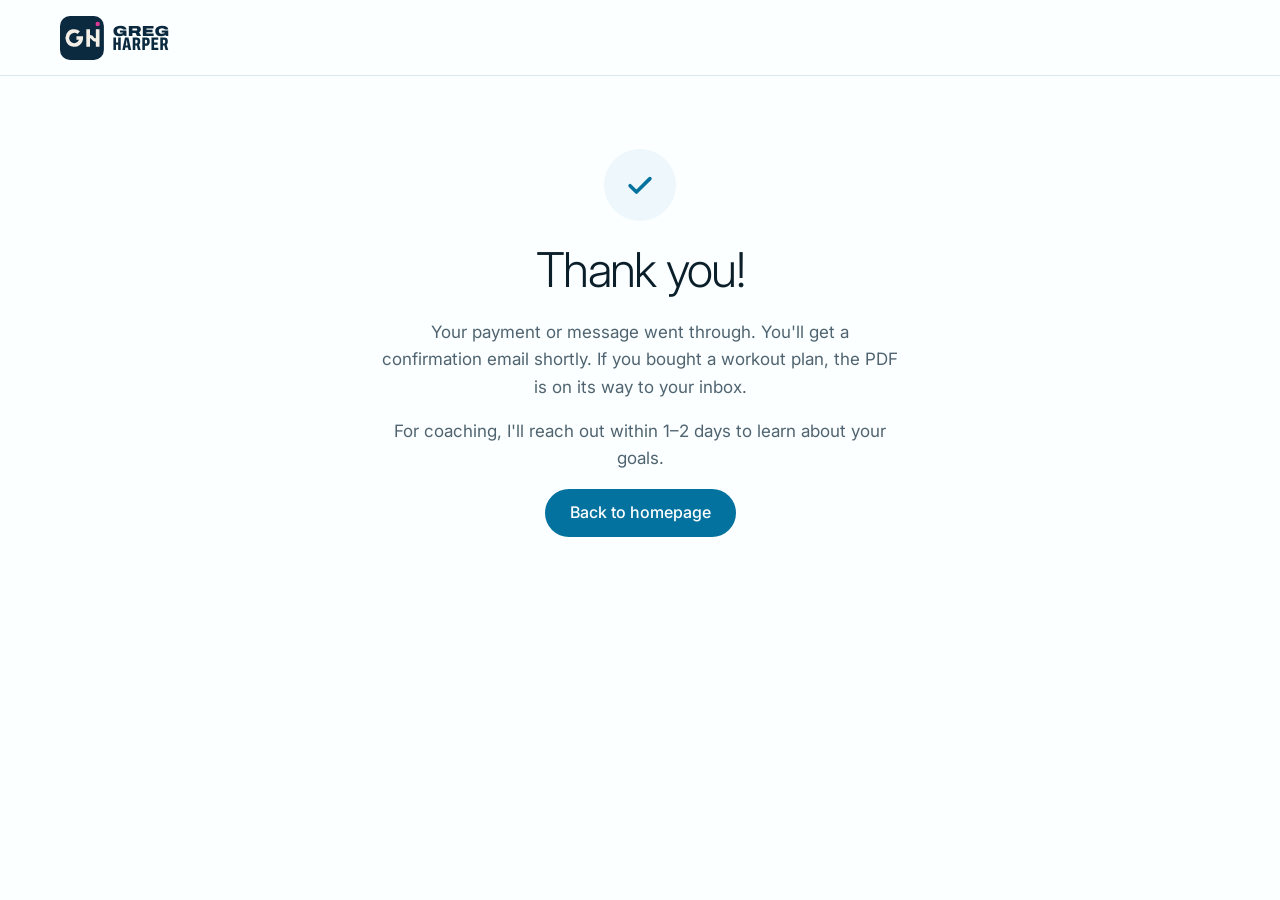
<file: thanks.html>
<!doctype html>
<html lang="en">
<head>
  <meta charset="utf-8">
  <meta name="viewport" content="width=device-width, initial-scale=1, viewport-fit=cover">
  <title>Thank you | Greg Harper Coaching</title>
  <meta name="robots" content="noindex">
  <link rel="icon" href="assets/favicon.svg" type="image/svg+xml">
  <link rel="preconnect" href="https://fonts.googleapis.com">
  <link rel="preconnect" href="https://fonts.gstatic.com" crossorigin>
  <link href="https://fonts.googleapis.com/css2?family=Inter:wght@300;400;500;600;700&display=swap" rel="stylesheet">
  <link rel="stylesheet" href="styles.css?v=7">
</head>
<body>
  <header class="site-header scrolled">
    <div class="container header-inner">
      <a href="index.html" class="logo" aria-label="Greg Harper Coaching, home">
        <img src="assets/logo/gh-logo-horizontal.svg" width="112" height="45" alt="Greg Harper Coaching">
      </a>
    </div>
  </header>
  <main class="container thanks">
    <div>
      <div class="icon" aria-hidden="true">
        <svg viewBox="0 0 24 24" width="34" height="34"><path fill="none" stroke="currentColor" stroke-width="2.5" stroke-linecap="round" stroke-linejoin="round" d="M5 12.5l4.5 4.5L19 7.5"/></svg>
      </div>
      <h1 style="font-size: clamp(2rem, 5vw, 3rem)">Thank you!</h1>
      <p>Your payment or message went through. You'll get a confirmation email shortly. If you bought a workout plan, the PDF is on its way to your inbox.</p>
      <p>For coaching, I'll reach out within 1–2 days to learn about your goals.</p>
      <a href="index.html" class="btn btn-primary">Back to homepage</a>
    </div>
  </main>
</body>
</html>
</file>
<file: styles.css>
/* =========================================================
   Greg Harper Coaching
   Palette: Sky Blue + White, one accent: Hot Pink
   ========================================================= */
:root {
  --sky: #0593c6;        /* brand surface */
  --sky-deep: #0479a8;   /* white text on this passes AA */
  --sky-ink: #04729f;    /* sky-coloured text/buttons on white (AA) */
  --sky-wash: #eef7fb;   /* light section tint */
  --pink: #d83995;       /* the one accent */
  --white: #fcffff;
  --ink: #0b1f2a;
  --muted: #4f6470;
  --line: #dce8ee;
  --glass: rgba(255, 255, 255, .14);
  --glass-line: rgba(255, 255, 255, .3);
  --ribs: repeating-linear-gradient(90deg, rgba(255, 255, 255, .07) 0 1px, transparent 1px 7px);
  --radius: 24px;
  --radius-sm: 14px;
  --font: "Inter", system-ui, -apple-system, "Segoe UI", Roboto, sans-serif;
  --header-h: 76px;
}

/* ============ Base ============ */
*, *::before, *::after { box-sizing: border-box; }
html { scroll-behavior: smooth; scroll-padding-top: calc(var(--header-h) + 8px); -webkit-text-size-adjust: 100%; }
body { margin: 0; font-family: var(--font); color: var(--ink); background: var(--white); font-size: 1.0625rem; line-height: 1.6; -webkit-font-smoothing: antialiased; }
img { max-width: 100%; height: auto; display: block; }
h1, h2, h3 { margin: 0 0 .5em; letter-spacing: -.035em; line-height: 1.05; }
h1 { font-size: clamp(2.6rem, 6.4vw, 5.2rem); font-weight: 300; }
h2 { font-size: clamp(2rem, 4.4vw, 3.4rem); font-weight: 300; }
h3 { font-size: 1.2rem; font-weight: 600; letter-spacing: -.015em; line-height: 1.25; }
p { margin: 0 0 1em; }
a { color: var(--sky-ink); }
:focus-visible { outline: 3px solid var(--pink); outline-offset: 3px; border-radius: 8px; }
.container { width: 100%; max-width: 1200px; margin: 0 auto; padding: 0 20px; }
.narrow { max-width: 820px; }
.sr-only, .hidden-field { position: absolute !important; width: 1px; height: 1px; overflow: hidden; clip: rect(0 0 0 0); white-space: nowrap; border: 0; padding: 0; margin: -1px; }
.skip-link { position: absolute; left: 12px; top: -60px; z-index: 100; background: var(--ink); color: #fff; padding: 10px 16px; border-radius: 10px; text-decoration: none; }
.skip-link:focus { top: 12px; }

/* Glass surface (used on blue backgrounds) */
.glass {
  background: var(--glass); border: 1px solid var(--glass-line);
  -webkit-backdrop-filter: blur(18px) saturate(140%); backdrop-filter: blur(18px) saturate(140%);
}

/* ============ Buttons ============ */
.btn {
  display: inline-flex; align-items: center; justify-content: center; gap: .45em;
  min-height: 48px; padding: 0 24px; border-radius: 999px; border: 1px solid transparent;
  font: inherit; font-weight: 500; font-size: 1rem; text-decoration: none; cursor: pointer;
  transition: background-color .15s, color .15s, border-color .15s;
}
.btn-sm { min-height: 44px; padding: 0 18px; font-size: .95rem; }
.btn-lg { min-height: 54px; padding: 0 28px; font-size: 1.05rem; }
.btn-block { width: 100%; }
.btn-primary { background: var(--sky-ink); color: #fff; }
.btn-primary:hover { background: var(--ink); }
.btn-secondary { background: var(--sky-wash); color: var(--sky-ink); border-color: #cfe6f1; }
.btn-secondary:hover { border-color: var(--sky-ink); }
.btn-outline { border-color: var(--ink); color: var(--ink); }
.btn-outline:hover { background: var(--ink); color: #fff; }
.btn-white { background: #fff; color: var(--ink); }
.btn-white:hover { background: var(--ink); color: #fff; }
.btn-glass { background: var(--glass); border-color: var(--glass-line); color: #fff; -webkit-backdrop-filter: blur(14px); backdrop-filter: blur(14px); }
.btn-glass:hover { background: rgba(255, 255, 255, .26); }

/* ============ Header ============ */
.site-header { position: fixed; inset: 0 0 auto 0; z-index: 50; height: var(--header-h); transition: background-color .2s, border-color .2s; border-bottom: 1px solid transparent; }
.site-header.scrolled { background: var(--white); border-color: var(--line); }
.header-inner { display: flex; align-items: center; justify-content: space-between; height: 100%; gap: 16px; }
.logo { display: block; text-decoration: none; flex: none; }
.logo img { height: 44px; width: auto; }
.logo-dark { display: none; }
.site-header.scrolled .logo-light { display: none; }
.site-header.scrolled .logo-dark { display: block; }
.site-nav ul { display: flex; align-items: center; gap: 2px; list-style: none; margin: 0; padding: 5px; border-radius: 999px;
  background: var(--glass); border: 1px solid var(--glass-line); -webkit-backdrop-filter: blur(16px); backdrop-filter: blur(16px); }
.site-nav a:not(.btn) { display: block; padding: 9px 15px; border-radius: 999px; color: #fff; text-decoration: none; font-size: .95rem; font-weight: 500; transition: background-color .15s; }
.site-nav a:not(.btn):hover { background: rgba(255, 255, 255, .18); }
.site-nav .btn { margin-left: 6px; min-height: 40px; padding: 0 18px; background: #fff; color: var(--ink); }
.site-nav .btn:hover { background: var(--ink); color: #fff; }
.site-header.scrolled .site-nav ul { background: var(--sky-wash); border-color: var(--line); -webkit-backdrop-filter: none; backdrop-filter: none; }
.site-header.scrolled .site-nav a:not(.btn) { color: var(--ink); }
.site-header.scrolled .site-nav a:not(.btn):hover { background: #fff; }
.site-header.scrolled .site-nav .btn { background: var(--sky-ink); color: #fff; }
.nav-toggle { display: none; }

@media (max-width: 960px) {
  .nav-toggle { display: grid; place-items: center; width: 48px; height: 48px; border: 1px solid var(--glass-line); background: var(--glass); border-radius: 999px; cursor: pointer; }
  .site-header.scrolled .nav-toggle, .nav-toggle[aria-expanded="true"] { background: var(--sky-wash); border-color: var(--line); }
  .nav-toggle .bar, .nav-toggle .bar::before, .nav-toggle .bar::after { display: block; width: 20px; height: 2px; background: #fff; border-radius: 2px; position: relative; }
  .site-header.scrolled .nav-toggle .bar, .site-header.scrolled .nav-toggle .bar::before, .site-header.scrolled .nav-toggle .bar::after,
  .nav-toggle[aria-expanded="true"] .bar::before, .nav-toggle[aria-expanded="true"] .bar::after { background: var(--ink); }
  .nav-toggle .bar::before, .nav-toggle .bar::after { content: ""; position: absolute; left: 0; }
  .nav-toggle .bar::before { top: -6px; } .nav-toggle .bar::after { top: 6px; }
  .nav-toggle[aria-expanded="true"] .bar { background: transparent !important; }
  .nav-toggle[aria-expanded="true"] .bar::before { transform: translateY(6px) rotate(45deg); }
  .nav-toggle[aria-expanded="true"] .bar::after { transform: translateY(-6px) rotate(-45deg); }
  .site-header:has(.site-nav.open) { background: var(--white); border-color: var(--line); }
  .site-header:has(.site-nav.open) .logo-light { display: none; }
  .site-header:has(.site-nav.open) .logo-dark { display: block; }
  .site-nav { position: fixed; inset: var(--header-h) 0 auto 0; background: var(--white); border-bottom: 1px solid var(--line); padding: 8px 20px 24px; display: none; }
  .site-nav.open { display: block; }
  .site-nav ul, .site-header.scrolled .site-nav ul { flex-direction: column; align-items: stretch; gap: 0; padding: 0; border: 0; border-radius: 0; background: none; -webkit-backdrop-filter: none; backdrop-filter: none; }
  .site-nav a:not(.btn), .site-header.scrolled .site-nav a:not(.btn) { color: var(--ink); padding: 15px 4px; font-size: 1.15rem; border-radius: 0; border-bottom: 1px solid var(--line); }
  .site-nav .btn, .site-header.scrolled .site-nav .btn { margin: 16px 0 0; width: 100%; min-height: 52px; background: var(--sky-ink); color: #fff; }
}

/* ============ Blurred motion background (hero + contact) ============ */
.hero, .section-blue { position: relative; overflow: hidden; background: var(--sky); color: #fff; isolation: isolate; }
.blur-bg { position: absolute; inset: 0; z-index: -1; overflow: hidden; }
/* Abstract motion-blurred figure (pink + white) on sky blue, like a long-exposure photo */
.blob {
  position: absolute; inset: -10%;
  background:
    radial-gradient(7% 17% at 52.5% 27%, #ffffff, transparent 70%),
    radial-gradient(10% 24% at 53% 46%, rgba(255, 228, 242, .95), transparent 72%),
    radial-gradient(14% 30% at 53.5% 70%, #e0409c, transparent 72%),
    radial-gradient(22% 40% at 58% 62%, rgba(232, 70, 160, .7), transparent 70%),
    radial-gradient(14% 30% at 47% 60%, rgba(255, 110, 185, .55), transparent 70%),
    radial-gradient(10% 50% at 62% 40%, rgba(255, 255, 255, .35), transparent 70%),
    radial-gradient(42% 70% at 6% 50%, rgba(2, 104, 160, .8), transparent 70%),
    radial-gradient(26% 42% at 92% 14%, rgba(70, 200, 245, .7), transparent 70%),
    radial-gradient(30% 40% at 38% 104%, rgba(2, 112, 170, .6), transparent 70%);
  filter: blur(34px) saturate(1.25); transform: scaleX(1.4);
}
.blur-bg--alt .blob { transform: scaleX(1.35) scaleY(-1) translateX(-6%); }
.blur-bg::after { content: ""; position: absolute; inset: 0; background: var(--ribs); }

/* ============ Hero ============ */
.hero { padding: calc(var(--header-h) + clamp(32px, 6vw, 72px)) 0 0; min-height: min(100svh, 920px); display: flex; flex-direction: column; }
.hero-grid { display: grid; grid-template-columns: 1.25fr .75fr; gap: clamp(32px, 5vw, 64px); align-items: center; flex: 1; }
.hello { display: inline-flex; align-items: center; gap: 10px; padding: 6px 16px 6px 6px; border-radius: 999px; font-weight: 600; font-size: .95rem; margin-bottom: 28px; }
.hello small { font-weight: 400; opacity: .85; margin-left: 4px; }
.avatar { width: 40px; height: 40px; border-radius: 50%; object-fit: cover; }
.hero h1 { max-width: 12ch; margin-bottom: .35em; }
.lead { font-size: clamp(1.05rem, 1.6vw, 1.2rem); max-width: 540px; color: rgba(255, 255, 255, .92); margin-bottom: 2rem; }
.hero-cta { display: flex; flex-wrap: wrap; gap: 12px; }

.hero-panel { border-radius: var(--radius); padding: 12px; width: 100%; max-width: 380px; justify-self: end; }
.panel-photo { position: relative; border-radius: 16px; overflow: hidden; aspect-ratio: 4 / 3.4; margin-bottom: 14px; }
.panel-photo img { width: 100%; height: 100%; object-fit: cover; object-position: center 18%; }
.panel-chip { position: absolute; left: 10px; bottom: 10px; display: inline-flex; align-items: center; gap: 8px; padding: 7px 12px; border-radius: 999px; background: #fff; color: var(--ink); font-size: .82rem; font-weight: 600; }
.dot { width: 8px; height: 8px; border-radius: 50%; background: var(--pink); flex: none; }
.panel-label { font-size: .78rem; text-transform: uppercase; letter-spacing: .1em; opacity: .85; margin: 4px 6px 8px; }
.session { display: flex; align-items: center; justify-content: space-between; gap: 12px; padding: 12px 14px; border-radius: 14px; background: rgba(255, 255, 255, .12) var(--ribs); border: 1px solid rgba(255, 255, 255, .2); margin-top: 8px; }
.session-day { display: block; font-size: .78rem; opacity: .85; }
.session-name { display: block; font-weight: 600; }
.session-tag { font-size: .8rem; padding: 4px 10px; border-radius: 999px; background: rgba(255, 255, 255, .2); white-space: nowrap; }

.offers { display: grid; grid-template-columns: repeat(4, 1fr); margin-top: clamp(40px, 6vw, 72px); }
.offer { display: flex; align-items: flex-start; gap: 12px; padding: 22px 20px 28px 0; border-top: 1px solid rgba(255, 255, 255, .35); color: #fff; text-decoration: none; transition: border-color .15s; }
.offer + .offer { padding-left: 20px; border-left: 1px solid rgba(255, 255, 255, .18); }
.offer:hover { border-top-color: var(--pink); }
.offer-icon svg { width: 22px; height: 22px; fill: none; stroke: currentColor; stroke-width: 1.6; stroke-linecap: round; stroke-linejoin: round; }
.offer-text { display: flex; flex-direction: column; font-weight: 600; line-height: 1.3; }
.offer-text small { font-weight: 400; opacity: .8; font-size: .88rem; margin-top: 2px; }

@media (max-width: 960px) {
  .hero { min-height: 0; }
  .hero-grid { grid-template-columns: 1fr; }
  .hero-panel { justify-self: start; max-width: 460px; }
  .offers { grid-template-columns: 1fr 1fr; }
  .offer:nth-child(3) { padding-left: 0; border-left: 0; }
}
@media (max-width: 560px) {
  .hero { padding-top: calc(var(--header-h) + 20px); }
  .hello { margin-bottom: 20px; }
  .hero-cta { flex-wrap: nowrap; gap: 10px; }
  .hero-cta .btn { flex: 1; padding: 0 14px; min-height: 52px; font-size: 1rem; }
  .hero-panel { padding: 10px; }
  .panel-photo { aspect-ratio: 16 / 10; }
  .offer { padding: 16px 12px 20px 0; gap: 10px; }
  .offer + .offer { padding-left: 12px; }
  .offer:nth-child(3) { padding-left: 0; }
  .offer-text { font-size: .95rem; }
}

/* ============ Sections ============ */
.section { padding: clamp(72px, 10vw, 128px) 0; }
.section-tint { background: var(--sky-wash); }
.section-head { max-width: 720px; margin: 0 0 clamp(36px, 5vw, 56px); }
.section-head p:last-child:not(.eyebrow) { color: var(--muted); font-size: 1.1rem; margin: 0; }
.eyebrow { display: inline-flex; align-items: center; gap: 8px; font-size: .85rem; font-weight: 500; color: var(--ink); background: #fff; border: 1px solid var(--line); border-radius: 999px; padding: 5px 14px 5px 10px; margin-bottom: 20px; }
.eyebrow::before { content: ""; width: 7px; height: 7px; border-radius: 50%; background: var(--pink); }
.section-blue .eyebrow { background: var(--glass); border-color: var(--glass-line); color: #fff; }

/* ============ Coaching cards ============ */
.cards-3 { display: grid; grid-template-columns: repeat(3, 1fr); gap: 20px; align-items: stretch; }
.card { position: relative; display: flex; flex-direction: column; background: #fff; border: 1px solid var(--line); border-radius: var(--radius); padding: 32px 28px 24px; }
.card-featured { background: var(--sky-deep) var(--ribs); color: #fff; border-color: var(--sky-deep); }
.card-featured h3 { padding-right: 120px; }
.badge { position: absolute; top: 28px; right: 22px; display: inline-flex; align-items: center; gap: 6px; background: #fff; color: var(--ink); font-size: .78rem; font-weight: 600; padding: 5px 11px; border-radius: 999px; }
.badge::before { content: ""; width: 7px; height: 7px; border-radius: 50%; background: var(--pink); }
.price { display: flex; align-items: baseline; gap: 6px; margin: 6px 0 22px; }
.amount { font-size: 3rem; font-weight: 300; letter-spacing: -.04em; line-height: 1; }
.per { color: var(--muted); }
.card-featured .per { color: rgba(255, 255, 255, .8); }
.checks { list-style: none; padding: 0; margin: 0 0 28px; flex: 1; border-top: 1px solid var(--line); }
.card-featured .checks { border-color: rgba(255, 255, 255, .25); }
.checks li { position: relative; padding: 12px 0 12px 24px; border-bottom: 1px solid var(--line); font-size: .98rem; }
.card-featured .checks li { border-color: rgba(255, 255, 255, .2); }
.checks li::before { content: ""; position: absolute; left: 2px; top: 21px; width: 8px; height: 8px; border-radius: 50%; background: var(--sky); }
.card-featured .checks li::before { background: #fff; }
.card-featured .btn-primary { background: #fff; color: var(--ink); }
.card-featured .btn-primary:hover { background: var(--ink); color: #fff; }
.fine { text-align: center; color: var(--muted); font-size: .88rem; margin: 12px 0 0; }
.card-featured .fine { color: rgba(255, 255, 255, .8); }
.secure-note { display: flex; align-items: center; gap: 8px; color: var(--muted); font-size: .95rem; margin: 28px 0 0; }
@media (max-width: 960px) { .cards-3 { grid-template-columns: 1fr; max-width: 560px; } .card-featured { order: -1; } }

/* ============ How I work ============ */
.steps { display: grid; grid-template-columns: repeat(3, 1fr); gap: 20px; list-style: none; padding: 0; margin: 0; }
.steps li { background: #fff; border: 1px solid var(--line); border-radius: var(--radius); padding: 28px; }
.steps p { color: var(--muted); margin: 0; }
.step-num { display: inline-grid; place-items: center; width: 40px; height: 40px; border-radius: 50%; margin-bottom: 18px; background: var(--sky-wash); color: var(--sky-ink); font-weight: 600; border: 1px solid #cfe6f1; }
.tools-title { margin: clamp(48px, 6vw, 72px) 0 20px; font-size: 1.35rem; font-weight: 500; }
.tools { display: grid; grid-template-columns: repeat(3, 1fr); gap: 20px; list-style: none; padding: 0; margin: 0; }
.tool { display: flex; gap: 16px; align-items: flex-start; background: #fff; border: 1px solid var(--line); border-radius: var(--radius); padding: 22px; }
.tool strong { display: block; font-size: 1.05rem; margin-bottom: 2px; }
.tool p { margin: 0; color: var(--muted); font-size: .95rem; }
.tool-logo { flex: none; display: grid; place-items: center; width: 52px; height: 52px; border-radius: 16px; color: var(--brand); background: color-mix(in srgb, var(--brand) 11%, #fff); }
.tool-logo svg { width: 28px; height: 28px; }
@media (max-width: 860px) { .steps, .tools { grid-template-columns: 1fr; } }

/* ============ Plans ============ */
.plans { display: grid; grid-template-columns: repeat(3, 1fr); gap: 20px; }
.plan { display: flex; flex-direction: column; gap: 18px; border: 1px solid var(--line); border-radius: var(--radius); padding: 10px 10px 20px; background: #fff; transition: border-color .15s; }
.plan:hover { border-color: var(--sky); }
.plan-img { width: 100%; aspect-ratio: 3 / 2; object-fit: cover; border-radius: 16px; }
.plan-top { flex: 1; padding: 0 12px; }
.plan p { color: var(--muted); margin: 0; font-size: .98rem; }
.tag { display: inline-block; font-size: .78rem; font-weight: 500; color: var(--sky-ink); background: var(--sky-wash); padding: 4px 10px; border-radius: 999px; margin-bottom: 12px; }
.plan-bottom { display: flex; align-items: center; justify-content: space-between; gap: 12px; padding: 16px 12px 0; border-top: 1px solid var(--line); }
.plan-price { font-size: 1.8rem; font-weight: 300; letter-spacing: -.03em; }
.plan-help { background: var(--sky-deep) var(--ribs); color: #fff; border: 0; justify-content: center; padding: 32px 28px; }
.plan-help p { color: rgba(255, 255, 255, .88); }
.plan-help .btn-outline { border-color: #fff; color: #fff; align-self: flex-start; }
.plan-help .btn-outline:hover { background: #fff; color: var(--ink); }
@media (max-width: 960px) { .plans { grid-template-columns: repeat(2, 1fr); } }
@media (max-width: 620px) { .plans { grid-template-columns: 1fr; } }

/* ============ About ============ */
.about { display: grid; grid-template-columns: 5fr 7fr; gap: clamp(32px, 6vw, 88px); align-items: center; }
.about-photo img { width: 100%; aspect-ratio: 4 / 5; object-fit: cover; object-position: center 30%; border-radius: var(--radius); }
.about-text p:not(.eyebrow) { color: #33444f; }
.about-text .btn { margin-top: 8px; }
@media (max-width: 820px) { .about { grid-template-columns: 1fr; } .about-photo { max-width: 420px; } }

/* ============ Gallery ============ */
.gallery { display: grid; grid-template-columns: repeat(4, 1fr); gap: 16px; }
.gallery figure { position: relative; margin: 0; border-radius: var(--radius); overflow: hidden; background: var(--sky-wash); aspect-ratio: 3 / 4; }
.gallery img { width: 100%; height: 100%; object-fit: cover; }
.gallery figcaption { position: absolute; left: 12px; bottom: 12px; display: inline-flex; align-items: center; gap: 8px; padding: 6px 12px; border-radius: 999px; background: #fff; color: var(--ink); font-weight: 600; font-size: .85rem; }
.gallery figcaption::before { content: ""; width: 7px; height: 7px; border-radius: 50%; background: var(--pink); }
.gallery-link { margin: 28px 0 0; }
.gallery-link a { font-weight: 500; text-decoration: none; display: inline-block; padding: 10px 0; }
.gallery-link a:hover { text-decoration: underline; }
@media (max-width: 760px) { .gallery { grid-template-columns: 1fr 1fr; gap: 10px; } }

/* ============ Swim tips ============ */
.tips { display: grid; grid-template-columns: 5fr 7fr; gap: clamp(32px, 6vw, 72px); align-items: center; }
.tips-intro p:not(.eyebrow) { color: var(--muted); font-size: 1.1rem; }
.tip-list { list-style: none; padding: 0; margin: 0; display: grid; grid-template-columns: 1fr 1fr; gap: 16px; }
.tip { display: flex; flex-direction: column; height: 100%; background: #fff; border: 1px solid var(--line); border-radius: var(--radius); overflow: hidden; text-decoration: none; color: var(--ink); padding: 10px; transition: border-color .15s; }
.tip:hover { border-color: var(--sky); }
.tip-thumb { position: relative; display: block; aspect-ratio: 4 / 3; background: var(--sky); overflow: hidden; border-radius: 16px; }
.tip-thumb img { position: absolute; inset: 0; width: 100%; height: 100%; object-fit: cover; }
.play { position: absolute; inset: 0; margin: auto; width: 56px; height: 56px; border-radius: 50%; background: rgba(255, 255, 255, .92); display: grid; place-items: center; color: var(--pink); }
.play svg { width: 24px; height: 24px; fill: currentColor; margin-left: 3px; }
.tip-text { display: flex; flex-direction: column; gap: 4px; padding: 14px 8px 6px; }
.tip-text strong { font-size: 1.05rem; line-height: 1.3; font-weight: 600; }
.tip-text small { color: var(--sky-ink); font-weight: 500; font-size: .9rem; }
@media (max-width: 860px) { .tips { grid-template-columns: 1fr; } }
@media (max-width: 480px) { .tip-list { grid-template-columns: 1fr; } }

/* ============ FAQ ============ */
.faq { display: grid; gap: 10px; }
.faq details { border: 1px solid var(--line); border-radius: var(--radius-sm); background: #fff; transition: border-color .15s; }
.faq details[open] { border-color: var(--sky); }
.faq summary { list-style: none; cursor: pointer; padding: 20px 56px 20px 22px; font-weight: 500; position: relative; }
.faq summary::-webkit-details-marker { display: none; }
.faq summary::after { content: "+"; position: absolute; right: 22px; top: 50%; transform: translateY(-50%); font-size: 1.5rem; font-weight: 300; color: var(--pink); line-height: 1; }
.faq details[open] summary::after { content: "\2013"; }
.faq details p { padding: 0 22px 20px; margin: 0; color: var(--muted); }

/* ============ Contact ============ */
.contact { display: grid; grid-template-columns: 5fr 7fr; gap: clamp(32px, 6vw, 88px); align-items: start; }
.contact-intro p:not(.eyebrow):not(.signoff) { color: rgba(255, 255, 255, .92); font-size: 1.1rem; }
.signoff { display: inline-flex; align-items: center; gap: 12px; margin-top: 20px; padding: 6px 18px 6px 6px; border-radius: 999px; background: var(--glass); border: 1px solid var(--glass-line); font-weight: 600; line-height: 1.3; }
.signoff small { font-weight: 400; opacity: .85; }
.signoff .avatar { width: 44px; height: 44px; }
.contact-form { background: var(--white); color: var(--ink); border-radius: var(--radius); padding: clamp(24px, 4vw, 36px); }
.field { margin-bottom: 18px; }
.field label { display: block; font-weight: 500; font-size: .95rem; margin-bottom: 6px; }
.req { color: var(--pink); }
.field input, .field select, .field textarea { width: 100%; font: inherit; font-size: 1rem; padding: 13px 16px; border: 1px solid #c9d9e1; border-radius: var(--radius-sm); background: #fff; color: var(--ink); transition: border-color .15s; }
.field textarea { resize: vertical; min-height: 120px; }
.field input:focus, .field select:focus, .field textarea:focus { outline: 2px solid var(--sky); outline-offset: 0; border-color: var(--sky); }
.field input[aria-invalid="true"] { border-color: var(--pink); }
.error { color: #b0236f; font-size: .9rem; margin: 6px 0 0; }
@media (max-width: 820px) { .contact { grid-template-columns: 1fr; } }

/* ============ Footer ============ */
.site-footer { border-top: 1px solid var(--line); padding: 28px 0; color: var(--muted); font-size: .95rem; }
.footer-inner { display: flex; flex-wrap: wrap; align-items: center; justify-content: space-between; gap: 12px; }
.footer-inner p { margin: 0; }
.footer-inner p a { color: var(--muted); }
.footer-inner ul { display: flex; gap: 6px; list-style: none; padding: 0; margin: 0; }
.footer-inner ul a { color: var(--muted); text-decoration: none; padding: 10px; display: inline-block; }
.footer-inner ul a:hover { color: var(--ink); }

/* ============ Thank-you page ============ */
.thanks { min-height: 70vh; display: grid; place-items: center; text-align: center; padding: calc(var(--header-h) + 60px) 20px 80px; }
.thanks .icon { width: 72px; height: 72px; border-radius: 50%; margin: 0 auto 24px; display: grid; place-items: center; background: var(--sky-wash); color: var(--sky-ink); }
.thanks p { color: var(--muted); max-width: 520px; margin-left: auto; margin-right: auto; }

/* ============ Motion preferences ============ */
@media (prefers-reduced-motion: reduce) {
  html { scroll-behavior: auto; }
  *, *::before, *::after { transition: none !important; }
}

/* =========================================================
   Hero version B: Greg in the background + photo slider
   ========================================================= */
.hero-b { padding-bottom: 0; }
.slider { position: absolute; top: 0; right: 0; bottom: 0; width: 64%; z-index: -2; }
.slides { position: absolute; inset: 0; }
.slide { position: absolute; inset: 0; margin: 0; opacity: 0; transition: opacity .9s ease; }
.slide.is-active { opacity: 1; }
.slide img { width: 100%; height: 100%; object-fit: cover; filter: saturate(1.08) contrast(1.04); }
.hero-shade { position: absolute; inset: 0; z-index: -1; pointer-events: none;
  background:
    var(--ribs),
    radial-gradient(30% 45% at 40% 70%, rgba(216, 57, 149, .45), transparent 70%),
    linear-gradient(0deg, rgba(4, 121, 168, .9) 0%, rgba(4, 121, 168, 0) 30%),
    linear-gradient(90deg, var(--sky-deep) 0%, var(--sky-deep) 34%, rgba(4, 121, 168, .82) 44%, rgba(5, 147, 198, .25) 64%, rgba(5, 147, 198, .08) 100%);
}
.hero-b-grid { display: grid; grid-template-columns: 1.2fr .8fr; gap: clamp(32px, 5vw, 64px); align-items: end; flex: 1; padding-bottom: 8px; }
.hero-b .hero-text { align-self: center; }
.eyebrow-glass { background: var(--glass); border-color: var(--glass-line); color: #fff; -webkit-backdrop-filter: blur(14px); backdrop-filter: blur(14px); }
.hero-side { justify-self: end; width: 100%; max-width: 340px; display: grid; gap: 14px; }
.stat-card { border-radius: var(--radius); padding: 20px 22px; background: rgba(3, 78, 118, .42); border-color: rgba(255, 255, 255, .28); }
.stat-label { display: flex; align-items: center; gap: 8px; font-size: .78rem; text-transform: uppercase; letter-spacing: .08em; margin: 0 0 6px; opacity: .95; }
.stat-big { font-size: clamp(3rem, 6vw, 4.4rem); font-weight: 300; letter-spacing: -.04em; line-height: 1; margin: 0 0 14px; }
.stat-rows { margin: 0; display: grid; gap: 6px; }
.stat-rows div { display: flex; justify-content: space-between; gap: 12px; padding: 9px 12px; border-radius: 12px; background: rgba(255, 255, 255, .12); border: 1px solid rgba(255, 255, 255, .2); font-size: .9rem; }
.stat-rows dt { font-weight: 600; text-transform: uppercase; letter-spacing: .06em; font-size: .78rem; align-self: center; }
.stat-rows dd { margin: 0; }
.slider-ui { display: flex; align-items: center; gap: 8px; }
.slide-arrow { flex: none; width: 44px; height: 44px; border-radius: 50%; display: grid; place-items: center; cursor: pointer; color: #fff;
  background: rgba(3, 78, 118, .42); border: 1px solid var(--glass-line); -webkit-backdrop-filter: blur(14px); backdrop-filter: blur(14px); transition: background-color .15s; }
.slide-arrow:hover { background: rgba(255, 255, 255, .28); }
.slide-arrow svg { width: 20px; height: 20px; fill: none; stroke: currentColor; stroke-width: 2; stroke-linecap: round; stroke-linejoin: round; }
.bars { flex: 1; display: flex; gap: 6px; }
.bar-btn { flex: 1; height: 44px; padding: 0; border: 0; background: none; cursor: pointer; display: flex; align-items: center; }
.bar-btn span { position: relative; display: block; width: 100%; height: 3px; border-radius: 3px; background: rgba(255, 255, 255, .35); overflow: hidden; }
.bar-btn span::after { content: ""; position: absolute; inset: 0; background: #fff; transform: scaleX(0); transform-origin: left; }
.bar-btn.is-done span::after { transform: scaleX(1); }
.bar-btn.is-active span::after { animation: bar-fill var(--slide-ms, 5000ms) linear forwards; }
.slider.is-paused ~ .hero-b-grid .bar-btn.is-active span::after,
.hero-b.is-paused .bar-btn.is-active span::after { animation-play-state: paused; }
@keyframes bar-fill { to { transform: scaleX(1); } }

@media (max-width: 960px) {
  /* Photo is its own block on top; its bottom edge fades into the blue, text starts right below */
  .hero-b { --img-h: clamp(330px, 54svh, 560px); background: var(--sky-deep); padding-top: calc(var(--img-h) - 24px); }
  .slider { width: 100%; height: var(--img-h); bottom: auto; }
  .slider::after { content: ""; position: absolute; inset: 0; pointer-events: none;
    background: linear-gradient(180deg, rgba(4, 121, 168, .5) 0%, rgba(4, 121, 168, 0) 22%, rgba(4, 121, 168, 0) 58%, var(--sky-deep) 100%); }
  .hero-shade { background:
      var(--ribs),
      radial-gradient(45% 22% at 25% calc(var(--img-h) + 60px), rgba(216, 57, 149, .35), transparent 70%); }
  .hero-b-grid { grid-template-columns: 1fr; align-items: start; }
  .hero-side { justify-self: start; max-width: 460px; }
}
@media (prefers-reduced-motion: reduce) {
  .slide { transition: none; }
  .bar-btn.is-active span::after { animation: none; transform: scaleX(1); }
}

/* Slider dots: shown inside the photo on mobile, arrows/bars on desktop */
.slide-dots { display: none; }
@media (max-width: 960px) {
  .slider-ui { display: none; }
  .slide-dots {
    position: absolute; z-index: 2; right: 14px; top: calc(var(--img-h) - 24px - 56px);
    display: flex; padding: 0 4px; border-radius: 999px;
    background: rgba(3, 78, 118, .35); border: 1px solid rgba(255, 255, 255, .25);
    -webkit-backdrop-filter: blur(10px); backdrop-filter: blur(10px);
  }
  .dot-btn { width: 26px; height: 40px; padding: 0; border: 0; background: none; cursor: pointer; display: grid; place-items: center; }
  .dot-btn span { width: 7px; height: 7px; border-radius: 50%; background: rgba(255, 255, 255, .5); transition: width .2s, background-color .2s; }
  .dot-btn.is-active span { width: 18px; border-radius: 4px; background: #fff; }
}
</file>
